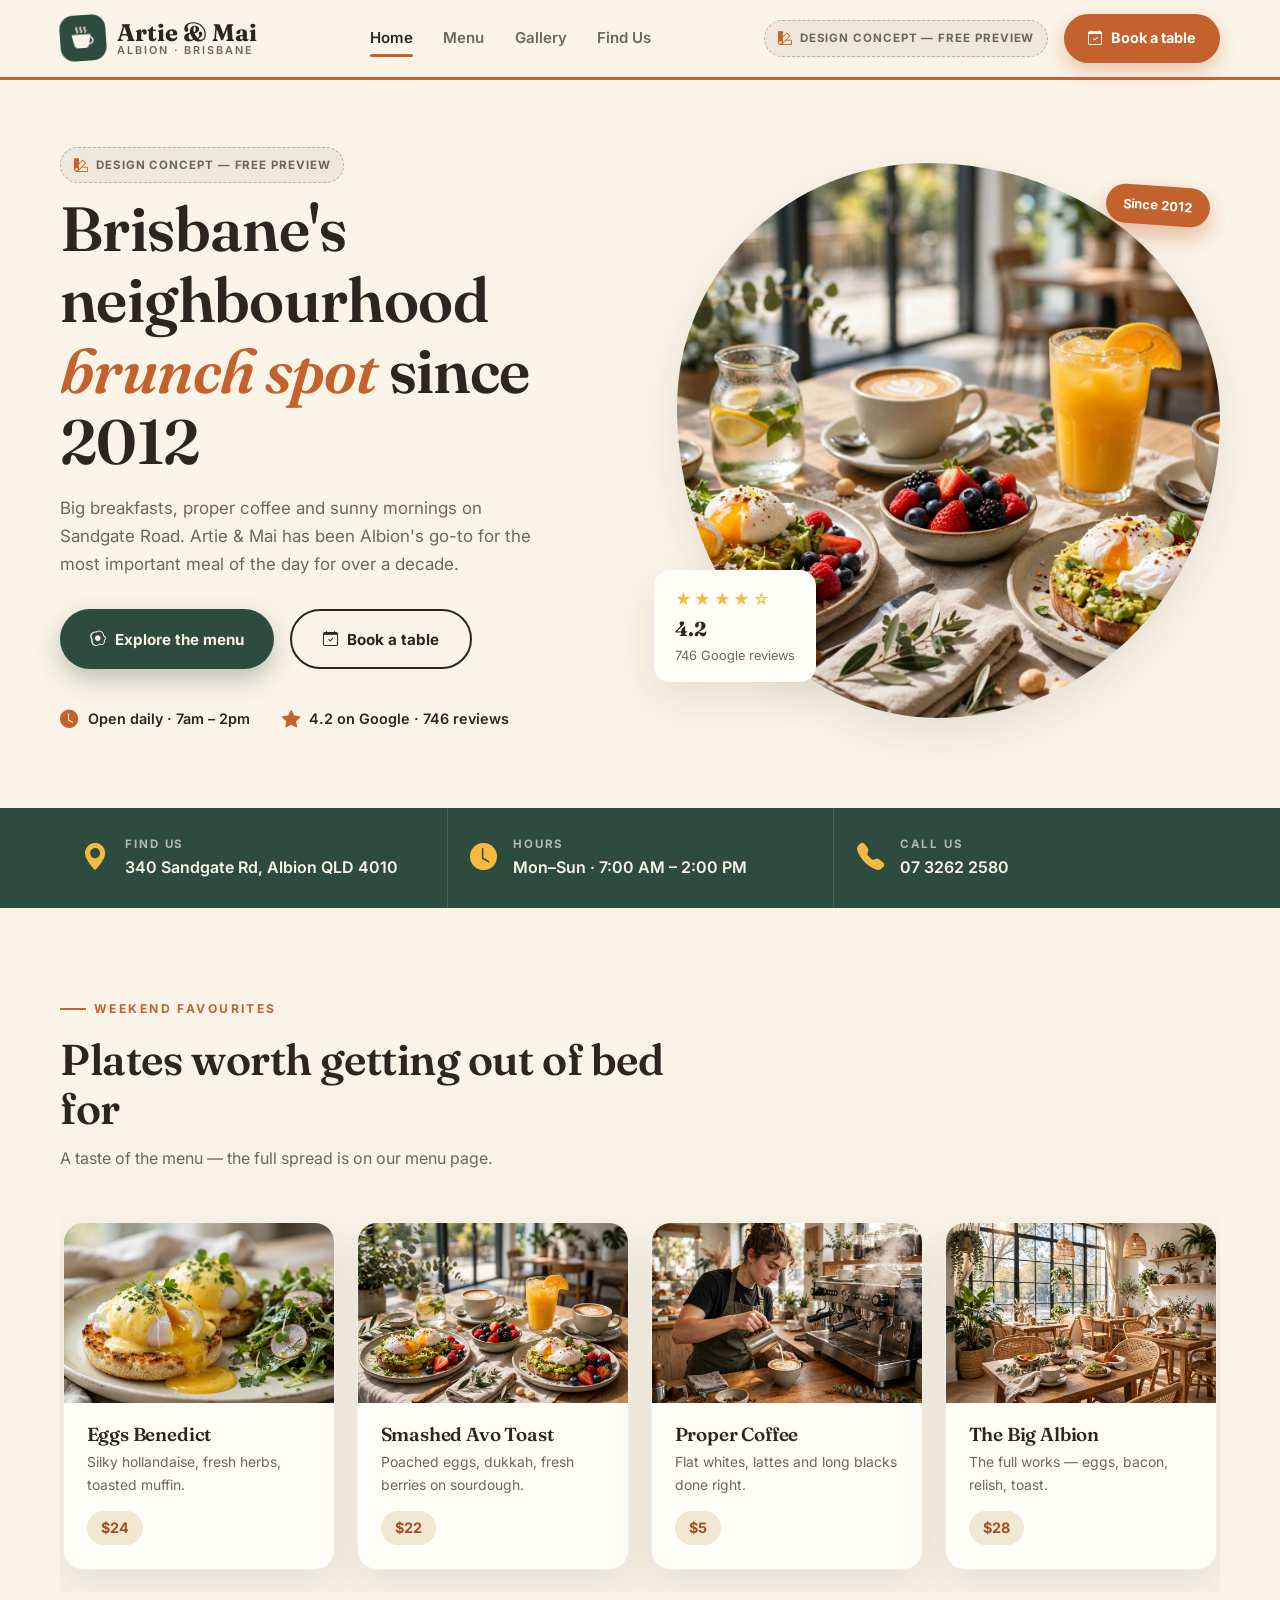
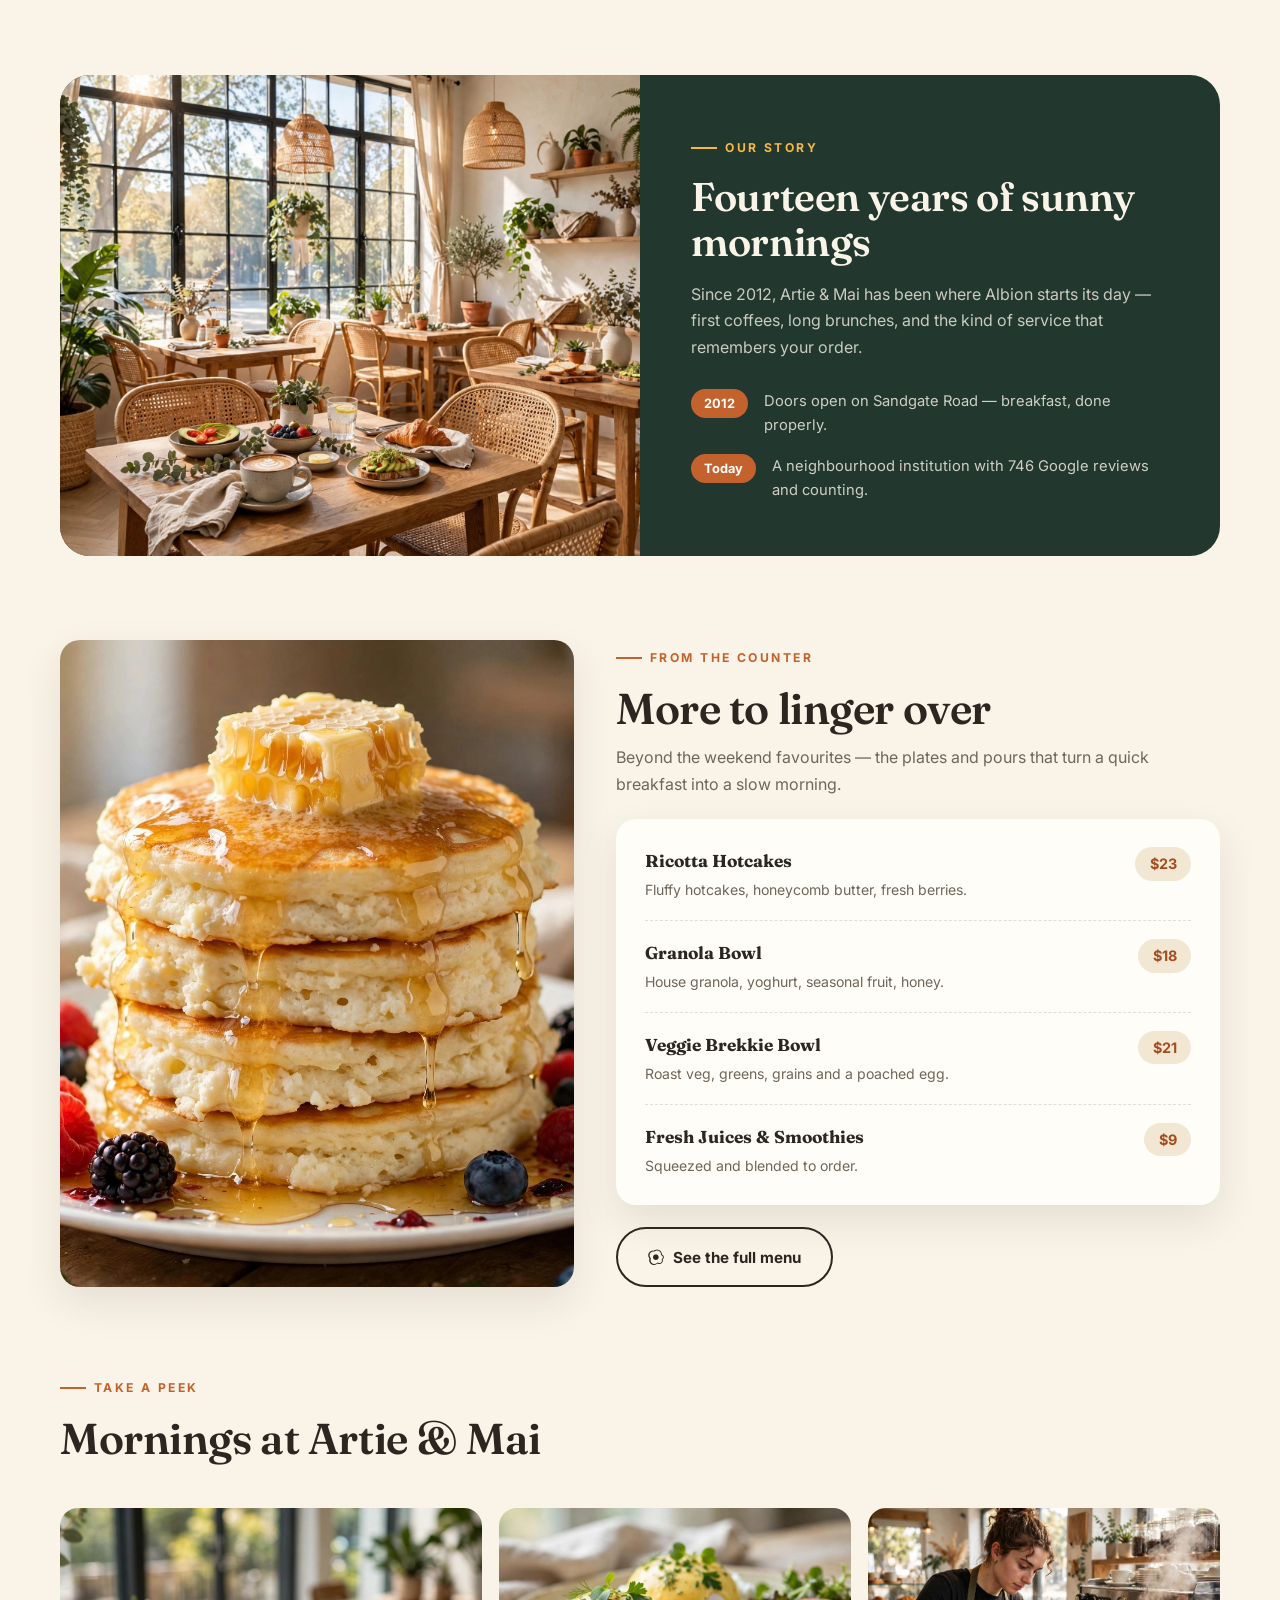
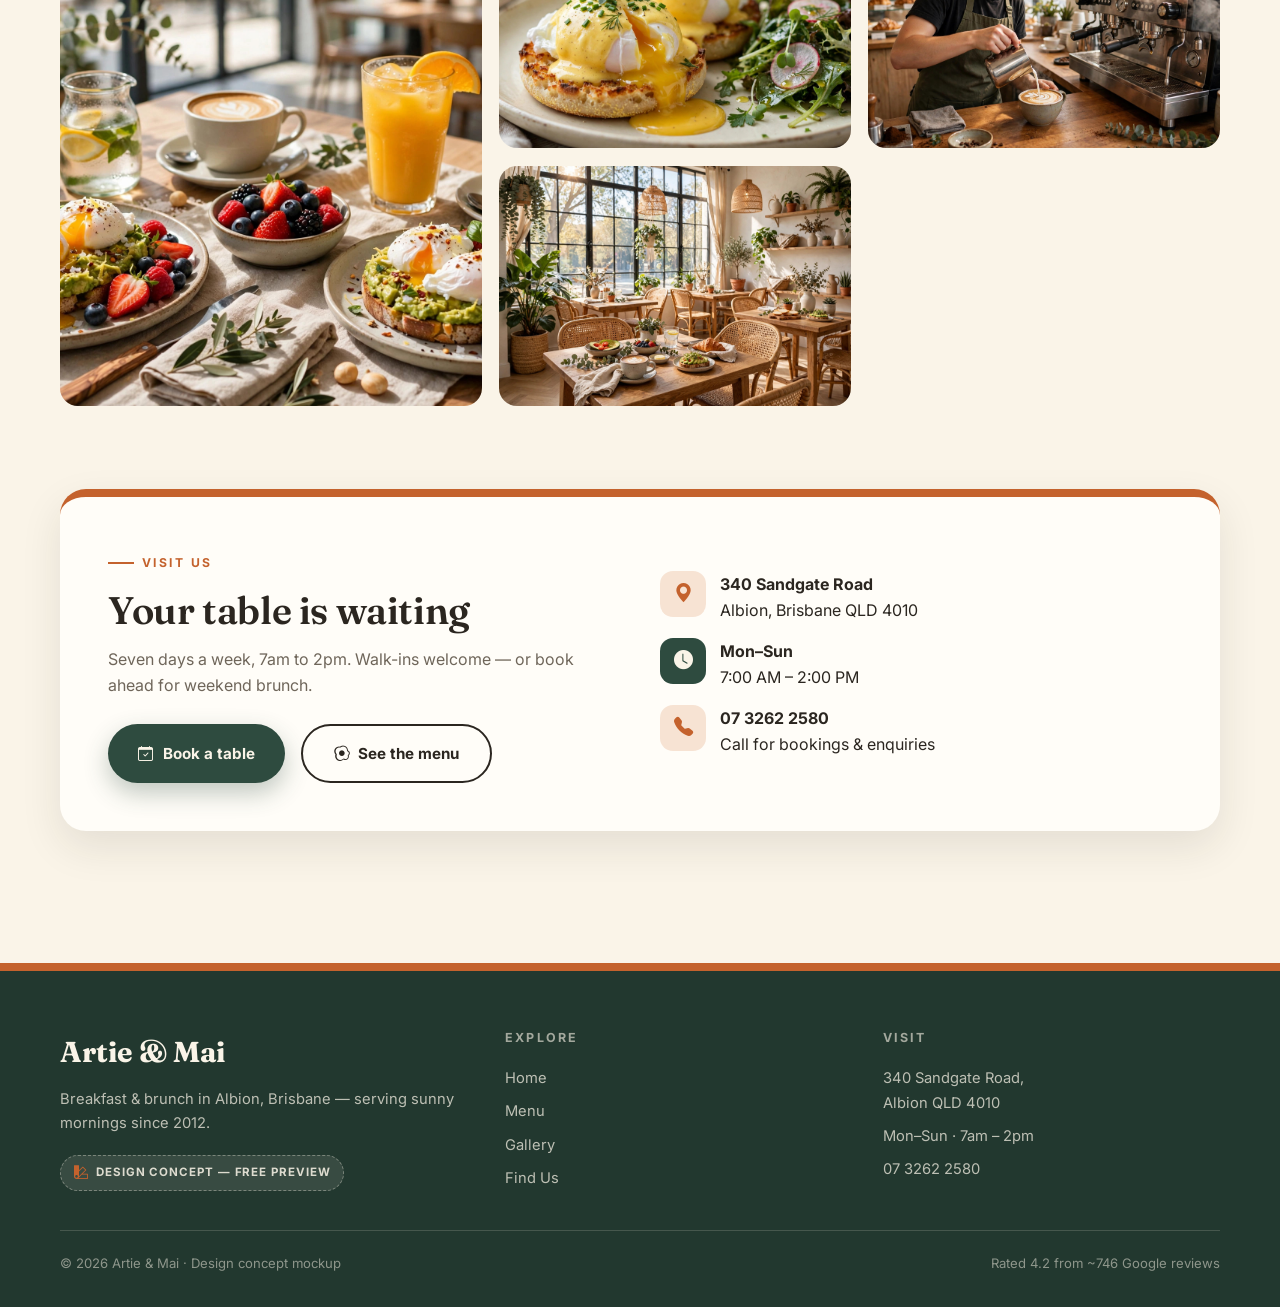
<file: index.html>
<!DOCTYPE html>
<html lang="en">
<head>
<meta charset="UTF-8">
<meta name="viewport" content="width=device-width, initial-scale=1.0">
<title>Artie &amp; Mai — Breakfast &amp; Brunch, Albion Brisbane</title>
<meta name="description" content="Artie & Mai, 340 Sandgate Road, Albion Brisbane — breakfast and brunch since 2012. Open daily 7am–2pm.">
<link rel="preconnect" href="https://fonts.googleapis.com">
<link rel="preconnect" href="https://fonts.gstatic.com" crossorigin>
<link href="https://fonts.googleapis.com/css2?family=Fraunces:ital,opsz,wght@0,9..144,400;0,9..144,600;0,9..144,700;1,9..144,600&family=Inter:wght@400;500;600;700&display=swap" rel="stylesheet">
<link rel="stylesheet" href="https://cdn.jsdelivr.net/npm/bootstrap-icons@1.11.3/font/bootstrap-icons.min.css">
<link rel="stylesheet" href="styles.css">
</head>
<body>

<header class="am-header" id="amHeader">
  <div class="wrap am-header-inner">
    <a class="am-brand" href="index.html" aria-label="Artie and Mai home">
      <span class="am-brand-mark"><i class="bi bi-cup-hot-fill"></i></span>
      <span class="am-brand-name">Artie &amp; Mai<small>Albion · Brisbane</small></span>
    </a>
    <nav class="am-nav" aria-label="Primary">
      <a href="index.html" class="active">Home</a>
      <a href="services.html">Menu</a>
      <a href="gallery.html">Gallery</a>
      <a href="contact.html">Find Us</a>
    </nav>
    <div style="display:flex;align-items:center;gap:1rem">
      <span class="concept-badge am-header-badge"><i class="bi bi-palette2"></i>Design concept — free preview</span>
      <a class="am-cta am-header-cta" href="contact.html"><i class="bi bi-calendar-check"></i>Book a table</a>
      <button class="am-menu-toggle" id="amMenuToggle" aria-label="Open menu" aria-expanded="false"><i class="bi bi-list"></i></button>
    </div>
    <nav class="am-mobile-nav" id="amMobileNav" aria-label="Mobile">
      <a href="index.html" class="active">Home</a>
      <a href="services.html">Menu</a>
      <a href="gallery.html">Gallery</a>
      <a href="contact.html">Find Us</a>
    </nav>
  </div>
</header>

<main>
  <!-- HERO: split layout -->
  <section class="am-hero">
    <div class="wrap am-hero-grid">
      <div class="am-hero-copy">
        <span class="concept-badge"><i class="bi bi-palette2"></i>Design concept — free preview</span>
        <h1>Brisbane's neighbourhood <em>brunch spot</em> since 2012</h1>
        <p>Big breakfasts, proper coffee and sunny mornings on Sandgate Road. Artie &amp; Mai has been Albion's go-to for the most important meal of the day for over a decade.</p>
        <div class="am-hero-actions">
          <a class="am-btn am-btn-solid" href="services.html"><i class="bi bi-egg-fried"></i>Explore the menu</a>
          <a class="am-btn am-btn-ghost" href="contact.html"><i class="bi bi-calendar-check"></i>Book a table</a>
        </div>
        <div class="am-hero-facts">
          <div><i class="bi bi-clock-fill"></i>Open daily · 7am – 2pm</div>
          <div><i class="bi bi-star-fill"></i>4.2 on Google · 746 reviews</div>
        </div>
      </div>
      <div class="am-hero-visual">
        <div class="am-blob">
          <img src="images/am-hero.jpg" alt="Brunch table spread with breakfast plates, coffee and juice">
        </div>
        <span class="am-float-chip">Since 2012</span>
        <div class="am-float-card">
          <div>
            <div class="stars" aria-label="4.2 out of 5 stars">★★★★☆</div>
            <b>4.2</b>
            <span>746 Google reviews</span>
          </div>
        </div>
      </div>
    </div>
  </section>

  <!-- QUICK FACTS BAR -->
  <section class="am-facts">
    <div class="wrap am-facts-grid">
      <div class="am-fact">
        <i class="bi bi-geo-alt-fill"></i>
        <div><b>Find us</b><span>340 Sandgate Rd, Albion QLD 4010</span></div>
      </div>
      <div class="am-fact">
        <i class="bi bi-clock-fill"></i>
        <div><b>Hours</b><span>Mon–Sun · 7:00 AM – 2:00 PM</span></div>
      </div>
      <div class="am-fact">
        <i class="bi bi-telephone-fill"></i>
        <div><b>Call us</b><span><a href="tel:+61732622580">07 3262 2580</a></span></div>
      </div>
    </div>
  </section>

  <!-- MENU HIGHLIGHTS: horizontal cards -->
  <section class="am-section">
    <div class="wrap">
      <div class="am-section-head">
        <span class="kicker">Weekend favourites</span>
        <h2>Plates worth getting out of bed for</h2>
        <p>A taste of the menu — the full spread is on our menu page.</p>
      </div>
    </div>
    <div class="wrap">
      <div class="am-menu-scroll">
        <article class="am-dish">
          <img src="images/am-eggs.jpg" alt="Eggs benedict with hollandaise">
          <div class="am-dish-body">
            <h3>Eggs Benedict</h3>
            <p>Silky hollandaise, fresh herbs, toasted muffin.</p>
            <span class="am-price">$24</span>
          </div>
        </article>
        <article class="am-dish">
          <img src="images/am-hero.jpg" alt="Brunch spread with avocado toast and coffees">
          <div class="am-dish-body">
            <h3>Smashed Avo Toast</h3>
            <p>Poached eggs, dukkah, fresh berries on sourdough.</p>
            <span class="am-price">$22</span>
          </div>
        </article>
        <article class="am-dish">
          <img src="images/am-coffee.jpg" alt="Barista pouring latte art">
          <div class="am-dish-body">
            <h3>Proper Coffee</h3>
            <p>Flat whites, lattes and long blacks done right.</p>
            <span class="am-price">$5</span>
          </div>
        </article>
        <article class="am-dish">
          <img src="images/am-interior.jpg" alt="Sunny cafe interior">
          <div class="am-dish-body">
            <h3>The Big Albion</h3>
            <p>The full works — eggs, bacon, relish, toast.</p>
            <span class="am-price">$28</span>
          </div>
        </article>
      </div>
    </div>
  </section>

  <!-- STORY BAND -->
  <section class="am-section" style="padding-top:0">
    <div class="wrap">
      <div class="am-story">
        <div class="am-story-grid">
          <img src="images/am-interior.jpg" alt="Bright sunny interior of Artie and Mai cafe">
          <div class="am-story-body">
            <span class="kicker">Our story</span>
            <h2>Fourteen years of sunny mornings</h2>
            <p>Since 2012, Artie &amp; Mai has been where Albion starts its day — first coffees, long brunches, and the kind of service that remembers your order.</p>
            <div class="am-timeline">
              <div><b>2012</b><span>Doors open on Sandgate Road — breakfast, done properly.</span></div>
              <div><b>Today</b><span>A neighbourhood institution with 746 Google reviews and counting.</span></div>
            </div>
          </div>
        </div>
      </div>
    </div>
  </section>


  <!-- FROM THE COUNTER: split list composition (replaces the duplicate second menu scroll) -->
  <section class="am-section" style="padding-top:0">
    <div class="wrap">
      <div class="am-counter">
        <img src="images/menu-hotcakes.jpg" alt="Ricotta hotcakes with berries">
        <div>
          <div class="am-section-head" style="margin-bottom:1.4rem">
            <span class="kicker">From the counter</span>
            <h2>More to linger over</h2>
            <p>Beyond the weekend favourites — the plates and pours that turn a quick breakfast into a slow morning.</p>
          </div>
          <div class="am-menu-list">
            <div class="am-menu-item">
              <div><h4>Ricotta Hotcakes</h4><p>Fluffy hotcakes, honeycomb butter, fresh berries.</p></div>
              <span class="am-price">$23</span>
            </div>
            <div class="am-menu-item">
              <div><h4>Granola Bowl</h4><p>House granola, yoghurt, seasonal fruit, honey.</p></div>
              <span class="am-price">$18</span>
            </div>
            <div class="am-menu-item">
              <div><h4>Veggie Brekkie Bowl</h4><p>Roast veg, greens, grains and a poached egg.</p></div>
              <span class="am-price">$21</span>
            </div>
            <div class="am-menu-item">
              <div><h4>Fresh Juices &amp; Smoothies</h4><p>Squeezed and blended to order.</p></div>
              <span class="am-price">$9</span>
            </div>
          </div>
          <div style="margin-top:1.4rem">
            <a class="am-btn am-btn-ghost" href="services.html"><i class="bi bi-egg-fried"></i>See the full menu</a>
          </div>
        </div>
      </div>
    </div>
  </section>

  <!-- GALLERY TEASER: offset mosaic -->
  <section class="am-section" style="padding-top:0">
    <div class="wrap">
      <div class="am-section-head">
        <span class="kicker">Take a peek</span>
        <h2>Mornings at Artie &amp; Mai</h2>
      </div>
      <div class="am-mosaic">
        <a href="gallery.html"><img src="images/am-hero.jpg" alt="Brunch table spread"></a>
        <a href="gallery.html"><img src="images/am-eggs.jpg" alt="Eggs benedict"></a>
        <a href="gallery.html"><img src="images/am-coffee.jpg" alt="Coffee bar"></a>
        <a href="gallery.html"><img src="images/am-interior.jpg" alt="Sunny cafe interior"></a>
      </div>
    </div>
  </section>


  <!-- VISIT CTA -->
  <section class="am-section" style="padding-top:0">
    <div class="wrap">
      <div class="am-visit">
        <div>
          <span class="kicker">Visit us</span>
          <h2>Your table is waiting</h2>
          <p>Seven days a week, 7am to 2pm. Walk-ins welcome — or book ahead for weekend brunch.</p>
          <div style="display:flex;gap:1rem;flex-wrap:wrap;margin-top:1.6rem">
            <a class="am-btn am-btn-solid" href="contact.html"><i class="bi bi-calendar-check"></i>Book a table</a>
            <a class="am-btn am-btn-ghost" href="services.html"><i class="bi bi-egg-fried"></i>See the menu</a>
          </div>
        </div>
        <div>
          <div class="am-info-row">
            <span class="am-icon-tile"><i class="bi bi-geo-alt-fill"></i></span>
            <div><b>340 Sandgate Road</b><br>Albion, Brisbane QLD 4010</div>
          </div>
          <div class="am-info-row">
            <span class="am-icon-tile green"><i class="bi bi-clock-fill"></i></span>
            <div><b>Mon–Sun</b><br>7:00 AM – 2:00 PM</div>
          </div>
          <div class="am-info-row">
            <span class="am-icon-tile"><i class="bi bi-telephone-fill"></i></span>
            <div><b><a href="tel:+61732622580">07 3262 2580</a></b><br>Call for bookings &amp; enquiries</div>
          </div>
        </div>
      </div>
    </div>
  </section>
</main>

<footer class="am-footer">
  <div class="wrap">
    <div class="am-footer-grid">
      <div>
        <div class="am-footer-brand">Artie &amp; Mai</div>
        <p>Breakfast &amp; brunch in Albion, Brisbane — serving sunny mornings since 2012.</p>
        <div style="margin-top:1.2rem"><span class="concept-badge"><i class="bi bi-palette2"></i>Design concept — free preview</span></div>
      </div>
      <div>
        <h4>Explore</h4>
        <ul>
          <li><a href="index.html">Home</a></li>
          <li><a href="services.html">Menu</a></li>
          <li><a href="gallery.html">Gallery</a></li>
          <li><a href="contact.html">Find Us</a></li>
        </ul>
      </div>
      <div>
        <h4>Visit</h4>
        <ul>
          <li>340 Sandgate Road,<br>Albion QLD 4010</li>
          <li>Mon–Sun · 7am – 2pm</li>
          <li><a href="tel:+61732622580">07 3262 2580</a></li>
        </ul>
      </div>
    </div>
    <div class="am-footer-bottom">
      <span>© 2026 Artie &amp; Mai · Design concept mockup</span>
      <span>Rated 4.2 from ~746 Google reviews</span>
    </div>
  </div>
</footer>

<script src="menu.js"></script>
</body>
</html>
</file>
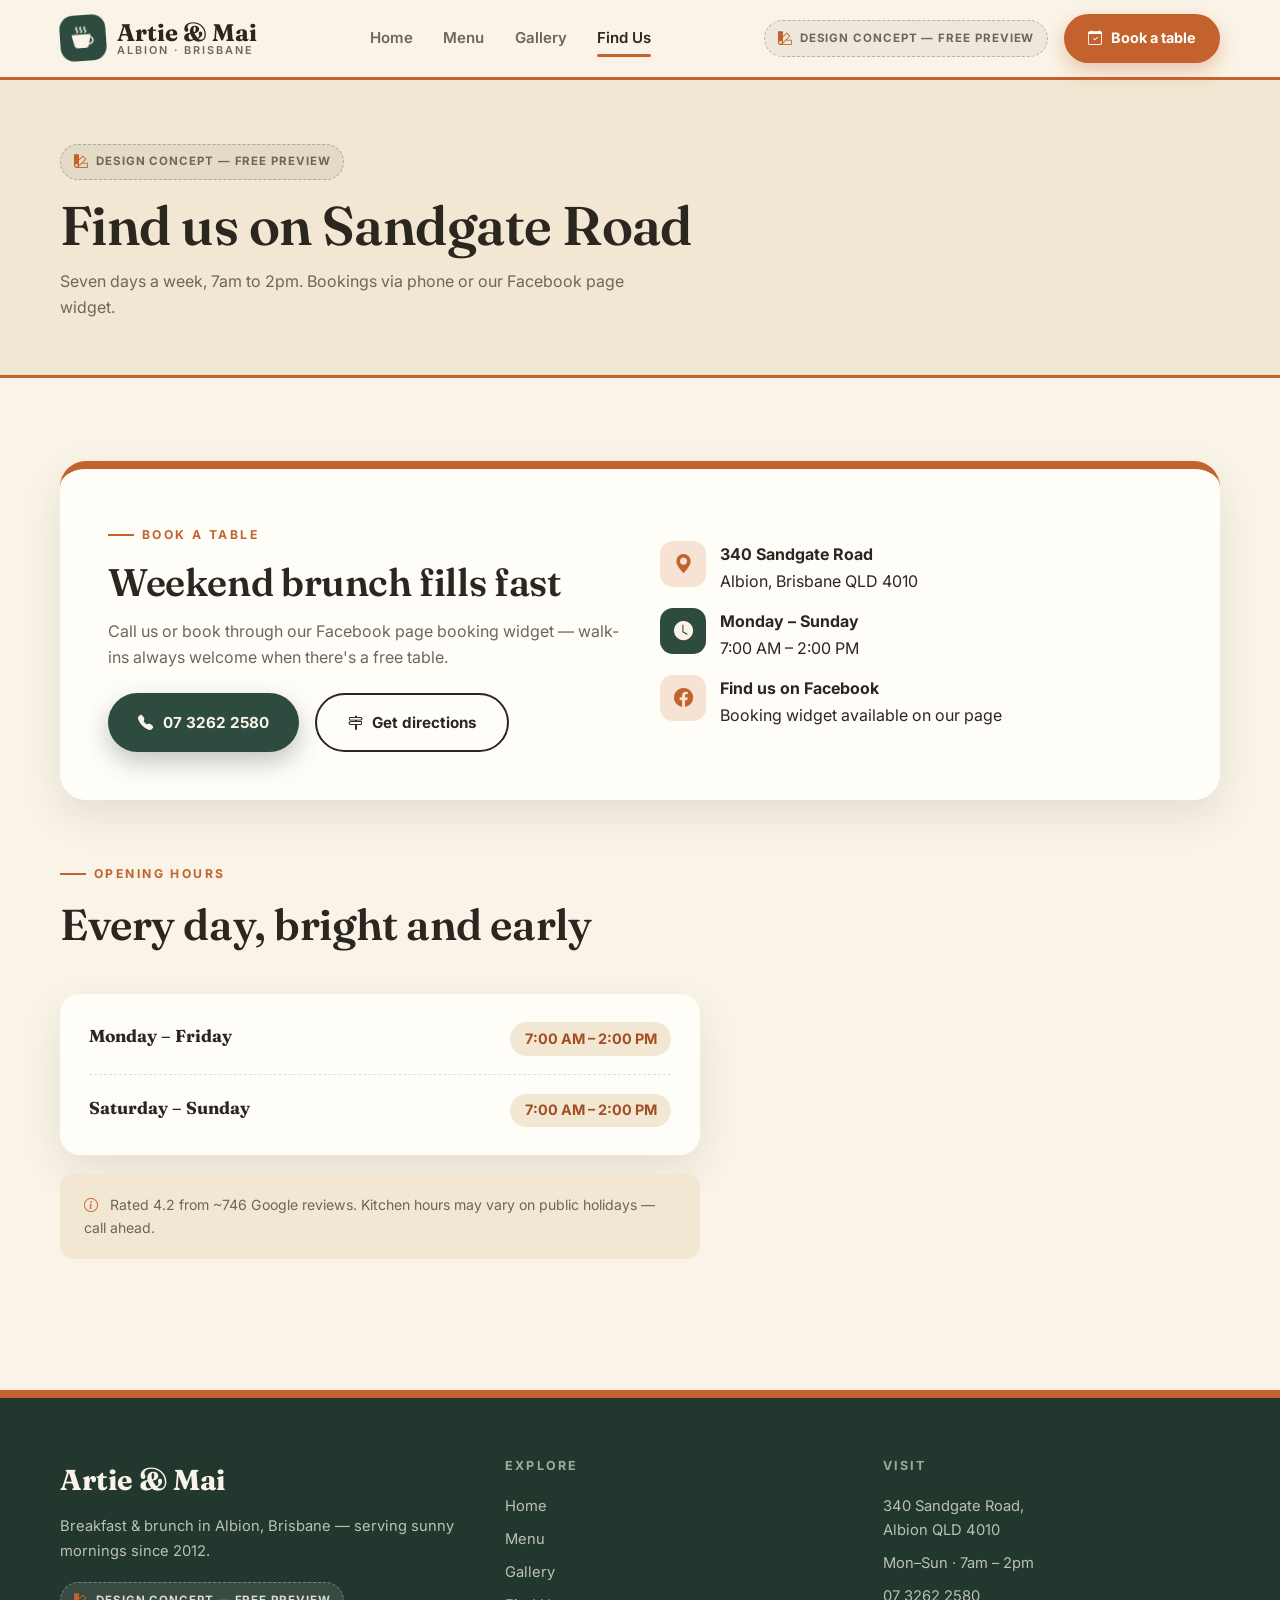
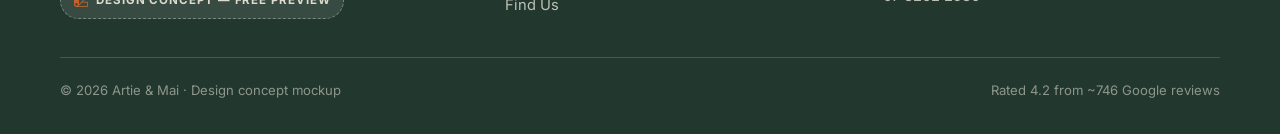
<file: contact.html>
<!DOCTYPE html>
<html lang="en">
<head>
<meta charset="UTF-8">
<meta name="viewport" content="width=device-width, initial-scale=1.0">
<title>Find Us — Artie &amp; Mai, Albion Brisbane</title>
<meta name="description" content="Find Artie & Mai: 340 Sandgate Road, Albion Brisbane QLD 4010. Open daily 7am–2pm. Call 07 3262 2580.">
<link rel="preconnect" href="https://fonts.googleapis.com">
<link rel="preconnect" href="https://fonts.gstatic.com" crossorigin>
<link href="https://fonts.googleapis.com/css2?family=Fraunces:ital,opsz,wght@0,9..144,400;0,9..144,600;0,9..144,700;1,9..144,600&family=Inter:wght@400;500;600;700&display=swap" rel="stylesheet">
<link rel="stylesheet" href="https://cdn.jsdelivr.net/npm/bootstrap-icons@1.11.3/font/bootstrap-icons.min.css">
<link rel="stylesheet" href="styles.css">
</head>
<body>

<header class="am-header" id="amHeader">
  <div class="wrap am-header-inner">
    <a class="am-brand" href="index.html" aria-label="Artie and Mai home">
      <span class="am-brand-mark"><i class="bi bi-cup-hot-fill"></i></span>
      <span class="am-brand-name">Artie &amp; Mai<small>Albion · Brisbane</small></span>
    </a>
    <nav class="am-nav" aria-label="Primary">
      <a href="index.html">Home</a>
      <a href="services.html">Menu</a>
      <a href="gallery.html">Gallery</a>
      <a href="contact.html" class="active">Find Us</a>
    </nav>
    <div style="display:flex;align-items:center;gap:1rem">
      <span class="concept-badge am-header-badge"><i class="bi bi-palette2"></i>Design concept — free preview</span>
      <a class="am-cta am-header-cta" href="contact.html"><i class="bi bi-calendar-check"></i>Book a table</a>
      <button class="am-menu-toggle" id="amMenuToggle" aria-label="Open menu" aria-expanded="false"><i class="bi bi-list"></i></button>
    </div>
    <nav class="am-mobile-nav" id="amMobileNav" aria-label="Mobile">
      <a href="index.html">Home</a>
      <a href="services.html">Menu</a>
      <a href="gallery.html">Gallery</a>
      <a href="contact.html" class="active">Find Us</a>
    </nav>
  </div>
</header>

<main>
  <section class="am-page-hero">
    <div class="wrap">
      <span class="concept-badge"><i class="bi bi-palette2"></i>Design concept — free preview</span>
      <h1>Find us on Sandgate Road</h1>
      <p>Seven days a week, 7am to 2pm. Bookings via phone or our Facebook page widget.</p>
    </div>
  </section>

  <section class="am-section">
    <div class="wrap">
      <div class="am-visit" style="margin-bottom:1.8rem">
        <div>
          <span class="kicker">Book a table</span>
          <h2>Weekend brunch fills fast</h2>
          <p>Call us or book through our Facebook page booking widget — walk-ins always welcome when there's a free table.</p>
          <div style="display:flex;gap:1rem;flex-wrap:wrap;margin-top:1.4rem">
            <a class="am-btn am-btn-solid" href="tel:+61732622580"><i class="bi bi-telephone-fill"></i>07 3262 2580</a>
            <a class="am-btn am-btn-ghost" href="https://www.google.com/maps/search/?api=1&query=Artie+%26+Mai+340+Sandgate+Road+Albion+Brisbane+QLD+4010" target="_blank" rel="noopener"><i class="bi bi-signpost-2"></i>Get directions</a>
          </div>
        </div>
        <div>
          <div class="am-info-row">
            <span class="am-icon-tile"><i class="bi bi-geo-alt-fill"></i></span>
            <div><b>340 Sandgate Road</b><br>Albion, Brisbane QLD 4010</div>
          </div>
          <div class="am-info-row">
            <span class="am-icon-tile green"><i class="bi bi-clock-fill"></i></span>
            <div><b>Monday – Sunday</b><br>7:00 AM – 2:00 PM</div>
          </div>
          <div class="am-info-row">
            <span class="am-icon-tile"><i class="bi bi-facebook"></i></span>
            <div><b>Find us on Facebook</b><br>Booking widget available on our page</div>
          </div>
        </div>
      </div>

      <div class="am-section-head" style="margin-top:3.5rem">
        <span class="kicker">Opening hours</span>
        <h2>Every day, bright and early</h2>
      </div>
      <div class="am-menu-list" style="max-width:640px">
        <div class="am-menu-item"><div><h4>Monday – Friday</h4></div><span class="am-price">7:00 AM – 2:00 PM</span></div>
        <div class="am-menu-item"><div><h4>Saturday – Sunday</h4></div><span class="am-price">7:00 AM – 2:00 PM</span></div>
      </div>
      <div class="am-sample-note" style="max-width:640px">
        <i class="bi bi-info-circle"></i>
        Rated 4.2 from ~746 Google reviews. Kitchen hours may vary on public holidays — call ahead.
      </div>
    </div>
  </section>
</main>

<footer class="am-footer">
  <div class="wrap">
    <div class="am-footer-grid">
      <div>
        <div class="am-footer-brand">Artie &amp; Mai</div>
        <p>Breakfast &amp; brunch in Albion, Brisbane — serving sunny mornings since 2012.</p>
        <div style="margin-top:1.2rem"><span class="concept-badge"><i class="bi bi-palette2"></i>Design concept — free preview</span></div>
      </div>
      <div>
        <h4>Explore</h4>
        <ul>
          <li><a href="index.html">Home</a></li>
          <li><a href="services.html">Menu</a></li>
          <li><a href="gallery.html">Gallery</a></li>
          <li><a href="contact.html">Find Us</a></li>
        </ul>
      </div>
      <div>
        <h4>Visit</h4>
        <ul>
          <li>340 Sandgate Road,<br>Albion QLD 4010</li>
          <li>Mon–Sun · 7am – 2pm</li>
          <li><a href="tel:+61732622580">07 3262 2580</a></li>
        </ul>
      </div>
    </div>
    <div class="am-footer-bottom">
      <span>© 2026 Artie &amp; Mai · Design concept mockup</span>
      <span>Rated 4.2 from ~746 Google reviews</span>
    </div>
  </div>
</footer>

<script src="menu.js"></script>
</body>
</html>
</file>
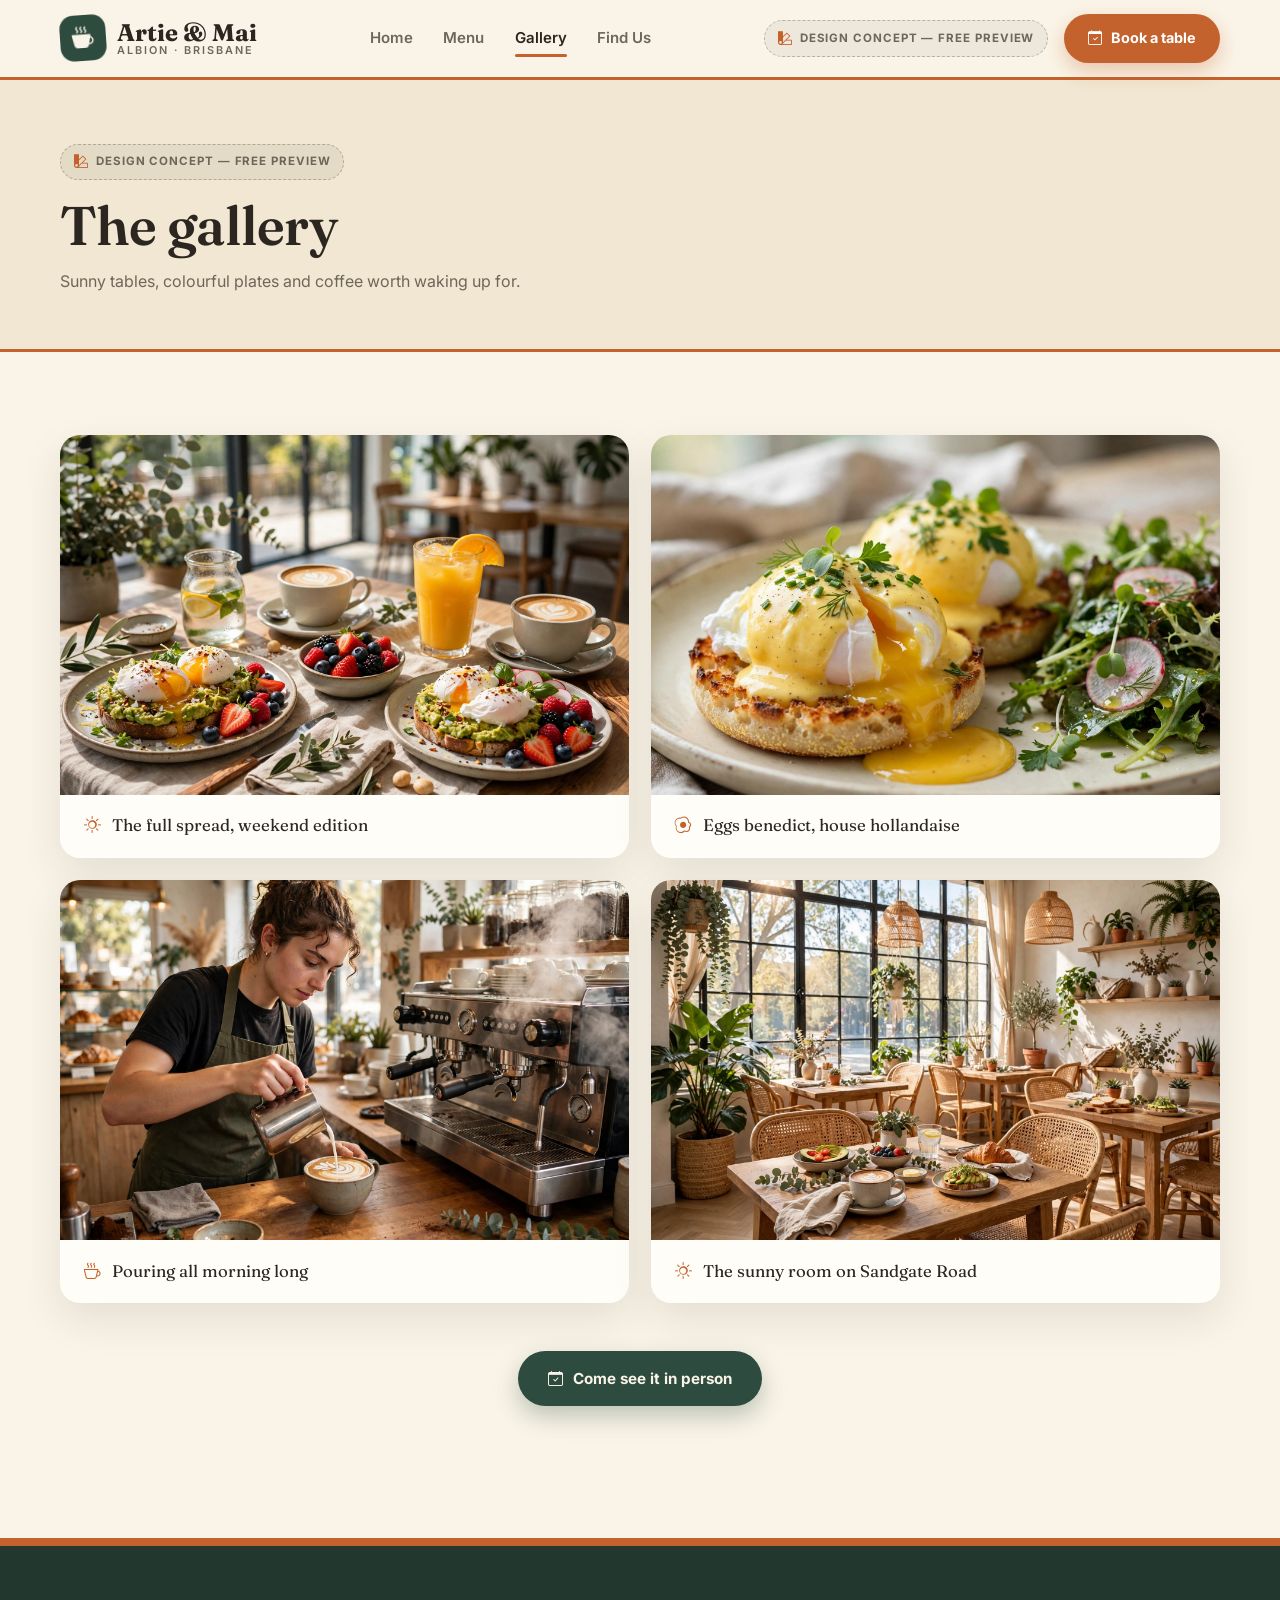
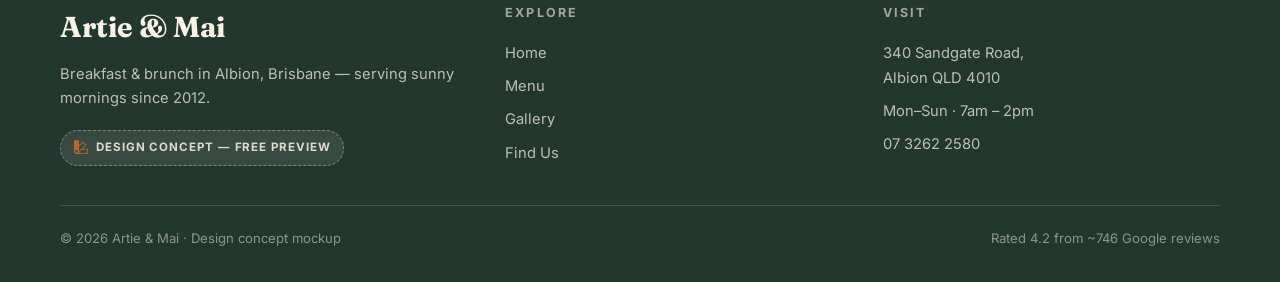
<file: gallery.html>
<!DOCTYPE html>
<html lang="en">
<head>
<meta charset="UTF-8">
<meta name="viewport" content="width=device-width, initial-scale=1.0">
<title>Gallery — Artie &amp; Mai, Albion Brisbane</title>
<meta name="description" content="A look inside Artie & Mai, Albion Brisbane: brunch plates, coffee and sunny mornings.">
<link rel="preconnect" href="https://fonts.googleapis.com">
<link rel="preconnect" href="https://fonts.gstatic.com" crossorigin>
<link href="https://fonts.googleapis.com/css2?family=Fraunces:ital,opsz,wght@0,9..144,400;0,9..144,600;0,9..144,700;1,9..144,600&family=Inter:wght@400;500;600;700&display=swap" rel="stylesheet">
<link rel="stylesheet" href="https://cdn.jsdelivr.net/npm/bootstrap-icons@1.11.3/font/bootstrap-icons.min.css">
<link rel="stylesheet" href="styles.css">
</head>
<body>

<header class="am-header" id="amHeader">
  <div class="wrap am-header-inner">
    <a class="am-brand" href="index.html" aria-label="Artie and Mai home">
      <span class="am-brand-mark"><i class="bi bi-cup-hot-fill"></i></span>
      <span class="am-brand-name">Artie &amp; Mai<small>Albion · Brisbane</small></span>
    </a>
    <nav class="am-nav" aria-label="Primary">
      <a href="index.html">Home</a>
      <a href="services.html">Menu</a>
      <a href="gallery.html" class="active">Gallery</a>
      <a href="contact.html">Find Us</a>
    </nav>
    <div style="display:flex;align-items:center;gap:1rem">
      <span class="concept-badge am-header-badge"><i class="bi bi-palette2"></i>Design concept — free preview</span>
      <a class="am-cta am-header-cta" href="contact.html"><i class="bi bi-calendar-check"></i>Book a table</a>
      <button class="am-menu-toggle" id="amMenuToggle" aria-label="Open menu" aria-expanded="false"><i class="bi bi-list"></i></button>
    </div>
    <nav class="am-mobile-nav" id="amMobileNav" aria-label="Mobile">
      <a href="index.html">Home</a>
      <a href="services.html">Menu</a>
      <a href="gallery.html" class="active">Gallery</a>
      <a href="contact.html">Find Us</a>
    </nav>
  </div>
</header>

<main>
  <section class="am-page-hero">
    <div class="wrap">
      <span class="concept-badge"><i class="bi bi-palette2"></i>Design concept — free preview</span>
      <h1>The gallery</h1>
      <p>Sunny tables, colourful plates and coffee worth waking up for.</p>
    </div>
  </section>

  <section class="am-section">
    <div class="wrap">
      <div class="am-gallery-grid">
        <figure>
          <img src="images/am-hero.jpg" alt="Brunch table spread with breakfast plates and coffees">
          <figcaption><i class="bi bi-sun"></i>The full spread, weekend edition</figcaption>
        </figure>
        <figure>
          <img src="images/am-eggs.jpg" alt="Eggs benedict with hollandaise sauce">
          <figcaption><i class="bi bi-egg-fried"></i>Eggs benedict, house hollandaise</figcaption>
        </figure>
        <figure>
          <img src="images/am-coffee.jpg" alt="Barista pouring latte art at the coffee bar">
          <figcaption><i class="bi bi-cup-hot"></i>Pouring all morning long</figcaption>
        </figure>
        <figure>
          <img src="images/am-interior.jpg" alt="Bright sunny cafe interior with wooden tables">
          <figcaption><i class="bi bi-brightness-high"></i>The sunny room on Sandgate Road</figcaption>
        </figure>
      </div>
      <div style="text-align:center;margin-top:3rem">
        <a class="am-btn am-btn-solid" href="contact.html"><i class="bi bi-calendar-check"></i>Come see it in person</a>
      </div>
    </div>
  </section>
</main>

<footer class="am-footer">
  <div class="wrap">
    <div class="am-footer-grid">
      <div>
        <div class="am-footer-brand">Artie &amp; Mai</div>
        <p>Breakfast &amp; brunch in Albion, Brisbane — serving sunny mornings since 2012.</p>
        <div style="margin-top:1.2rem"><span class="concept-badge"><i class="bi bi-palette2"></i>Design concept — free preview</span></div>
      </div>
      <div>
        <h4>Explore</h4>
        <ul>
          <li><a href="index.html">Home</a></li>
          <li><a href="services.html">Menu</a></li>
          <li><a href="gallery.html">Gallery</a></li>
          <li><a href="contact.html">Find Us</a></li>
        </ul>
      </div>
      <div>
        <h4>Visit</h4>
        <ul>
          <li>340 Sandgate Road,<br>Albion QLD 4010</li>
          <li>Mon–Sun · 7am – 2pm</li>
          <li><a href="tel:+61732622580">07 3262 2580</a></li>
        </ul>
      </div>
    </div>
    <div class="am-footer-bottom">
      <span>© 2026 Artie &amp; Mai · Design concept mockup</span>
      <span>Rated 4.2 from ~746 Google reviews</span>
    </div>
  </div>
</footer>

<script src="menu.js"></script>
</body>
</html>
</file>
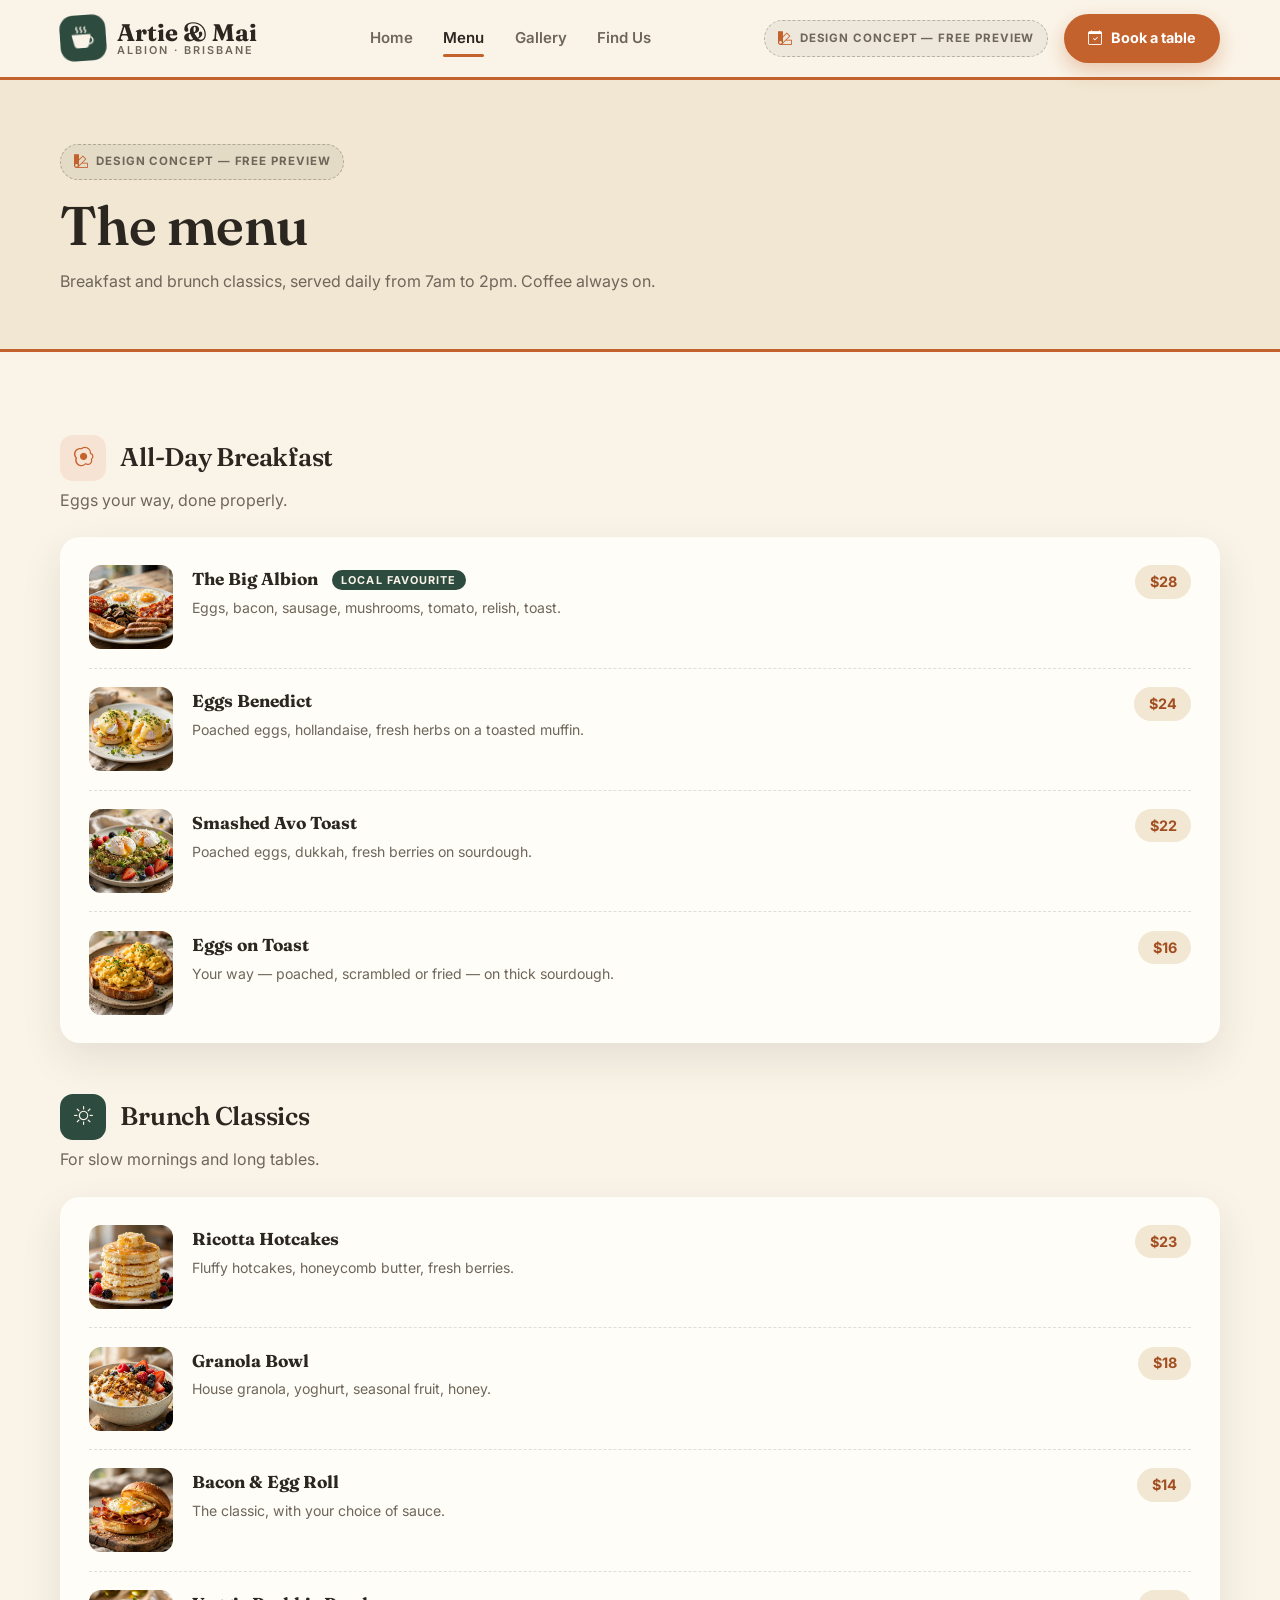
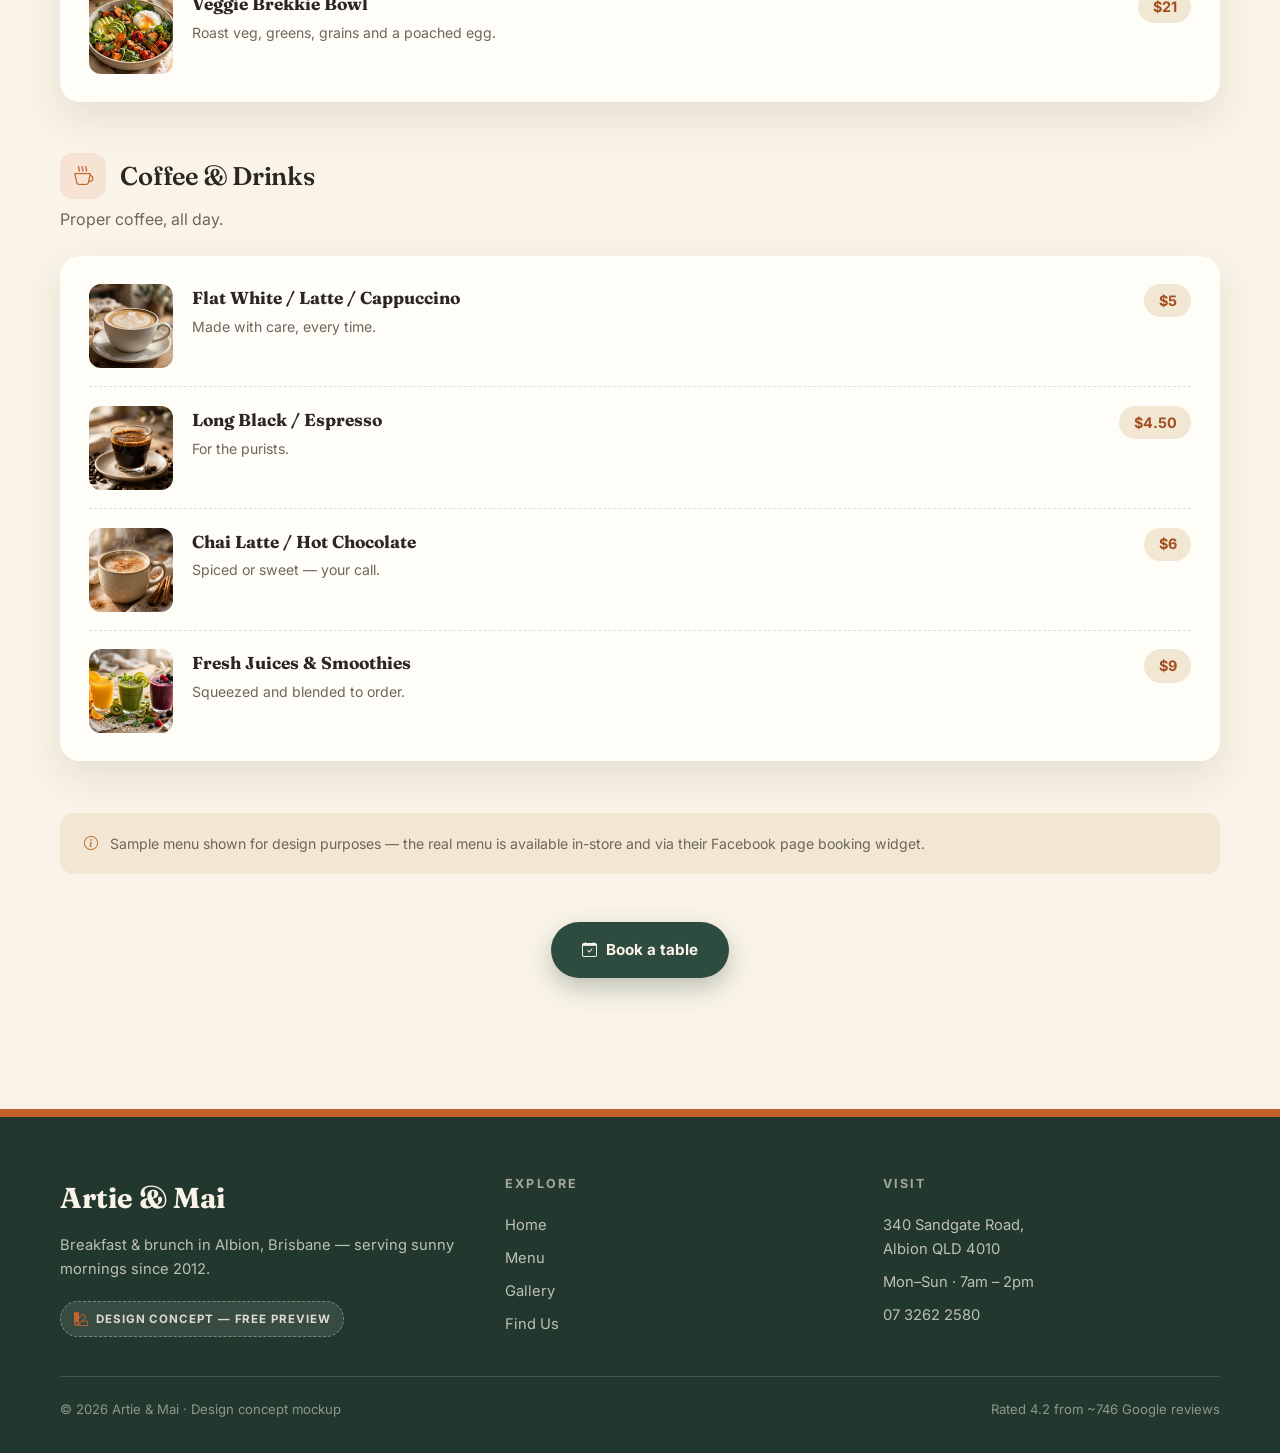
<file: services.html>
<!DOCTYPE html>
<html lang="en">
<head>
<meta charset="UTF-8">
<meta name="viewport" content="width=device-width, initial-scale=1.0">
<title>Menu — Artie &amp; Mai, Albion Brisbane</title>
<meta name="description" content="Sample breakfast and brunch menu at Artie & Mai, 340 Sandgate Road, Albion Brisbane.">
<link rel="preconnect" href="https://fonts.googleapis.com">
<link rel="preconnect" href="https://fonts.gstatic.com" crossorigin>
<link href="https://fonts.googleapis.com/css2?family=Fraunces:ital,opsz,wght@0,9..144,400;0,9..144,600;0,9..144,700;1,9..144,600&family=Inter:wght@400;500;600;700&display=swap" rel="stylesheet">
<link rel="stylesheet" href="https://cdn.jsdelivr.net/npm/bootstrap-icons@1.11.3/font/bootstrap-icons.min.css">
<link rel="stylesheet" href="styles.css">
</head>
<body>

<header class="am-header" id="amHeader">
  <div class="wrap am-header-inner">
    <a class="am-brand" href="index.html" aria-label="Artie and Mai home">
      <span class="am-brand-mark"><i class="bi bi-cup-hot-fill"></i></span>
      <span class="am-brand-name">Artie &amp; Mai<small>Albion · Brisbane</small></span>
    </a>
    <nav class="am-nav" aria-label="Primary">
      <a href="index.html">Home</a>
      <a href="services.html" class="active">Menu</a>
      <a href="gallery.html">Gallery</a>
      <a href="contact.html">Find Us</a>
    </nav>
    <div style="display:flex;align-items:center;gap:1rem">
      <span class="concept-badge am-header-badge"><i class="bi bi-palette2"></i>Design concept — free preview</span>
      <a class="am-cta am-header-cta" href="contact.html"><i class="bi bi-calendar-check"></i>Book a table</a>
      <button class="am-menu-toggle" id="amMenuToggle" aria-label="Open menu" aria-expanded="false"><i class="bi bi-list"></i></button>
    </div>
    <nav class="am-mobile-nav" id="amMobileNav" aria-label="Mobile">
      <a href="index.html">Home</a>
      <a href="services.html" class="active">Menu</a>
      <a href="gallery.html">Gallery</a>
      <a href="contact.html">Find Us</a>
    </nav>
  </div>
</header>

<main>
  <section class="am-page-hero">
    <div class="wrap">
      <span class="concept-badge"><i class="bi bi-palette2"></i>Design concept — free preview</span>
      <h1>The menu</h1>
      <p>Breakfast and brunch classics, served daily from 7am to 2pm. Coffee always on.</p>
    </div>
  </section>

  <section class="am-section">
    <div class="wrap">

      <div class="am-menu-group">
        <h3><span class="am-icon-tile"><i class="bi bi-egg-fried"></i></span>All-Day Breakfast</h3>
        <p>Eggs your way, done properly.</p>
        <div class="am-menu-list">
          <div class="am-menu-item"><img class="menu-thumb" src="images/menu-big-albion.jpg" alt="The Big Albion" loading="lazy">
            <div><h4>The Big Albion <span class="tag">Local favourite</span></h4><p>Eggs, bacon, sausage, mushrooms, tomato, relish, toast.</p></div>
            <span class="am-price">$28</span>
          </div>
          <div class="am-menu-item"><img class="menu-thumb" src="images/menu-eggs-benedict.jpg" alt="Eggs Benedict" loading="lazy">
            <div><h4>Eggs Benedict</h4><p>Poached eggs, hollandaise, fresh herbs on a toasted muffin.</p></div>
            <span class="am-price">$24</span>
          </div>
          <div class="am-menu-item"><img class="menu-thumb" src="images/menu-avo-toast.jpg" alt="Smashed Avo Toast" loading="lazy">
            <div><h4>Smashed Avo Toast</h4><p>Poached eggs, dukkah, fresh berries on sourdough.</p></div>
            <span class="am-price">$22</span>
          </div>
          <div class="am-menu-item"><img class="menu-thumb" src="images/menu-eggs-toast.jpg" alt="Eggs on Toast" loading="lazy">
            <div><h4>Eggs on Toast</h4><p>Your way — poached, scrambled or fried — on thick sourdough.</p></div>
            <span class="am-price">$16</span>
          </div>
        </div>
      </div>

      <div class="am-menu-group">
        <h3><span class="am-icon-tile green"><i class="bi bi-brightness-high"></i></span>Brunch Classics</h3>
        <p>For slow mornings and long tables.</p>
        <div class="am-menu-list">
          <div class="am-menu-item"><img class="menu-thumb" src="images/menu-hotcakes.jpg" alt="Ricotta Hotcakes" loading="lazy">
            <div><h4>Ricotta Hotcakes</h4><p>Fluffy hotcakes, honeycomb butter, fresh berries.</p></div>
            <span class="am-price">$23</span>
          </div>
          <div class="am-menu-item"><img class="menu-thumb" src="images/menu-granola.jpg" alt="Granola Bowl" loading="lazy">
            <div><h4>Granola Bowl</h4><p>House granola, yoghurt, seasonal fruit, honey.</p></div>
            <span class="am-price">$18</span>
          </div>
          <div class="am-menu-item"><img class="menu-thumb" src="images/menu-bacon-egg-roll.jpg" alt="Bacon & Egg Roll" loading="lazy">
            <div><h4>Bacon &amp; Egg Roll</h4><p>The classic, with your choice of sauce.</p></div>
            <span class="am-price">$14</span>
          </div>
          <div class="am-menu-item"><img class="menu-thumb" src="images/menu-veggie-bowl.jpg" alt="Veggie Brekkie Bowl" loading="lazy">
            <div><h4>Veggie Brekkie Bowl</h4><p>Roast veg, greens, grains and a poached egg.</p></div>
            <span class="am-price">$21</span>
          </div>
        </div>
      </div>

      <div class="am-menu-group">
        <h3><span class="am-icon-tile"><i class="bi bi-cup-hot"></i></span>Coffee &amp; Drinks</h3>
        <p>Proper coffee, all day.</p>
        <div class="am-menu-list">
          <div class="am-menu-item"><img class="menu-thumb" src="images/menu-flat-white.jpg" alt="Flat White / Latte / Cappuccino" loading="lazy">
            <div><h4>Flat White / Latte / Cappuccino</h4><p>Made with care, every time.</p></div>
            <span class="am-price">$5</span>
          </div>
          <div class="am-menu-item"><img class="menu-thumb" src="images/menu-espresso.jpg" alt="Long Black / Espresso" loading="lazy">
            <div><h4>Long Black / Espresso</h4><p>For the purists.</p></div>
            <span class="am-price">$4.50</span>
          </div>
          <div class="am-menu-item"><img class="menu-thumb" src="images/menu-chai.jpg" alt="Chai Latte / Hot Chocolate" loading="lazy">
            <div><h4>Chai Latte / Hot Chocolate</h4><p>Spiced or sweet — your call.</p></div>
            <span class="am-price">$6</span>
          </div>
          <div class="am-menu-item"><img class="menu-thumb" src="images/menu-juices.jpg" alt="Fresh Juices & Smoothies" loading="lazy">
            <div><h4>Fresh Juices &amp; Smoothies</h4><p>Squeezed and blended to order.</p></div>
            <span class="am-price">$9</span>
          </div>
        </div>
      </div>

      <div class="am-sample-note">
        <i class="bi bi-info-circle"></i>
        Sample menu shown for design purposes — the real menu is available in-store and via their Facebook page booking widget.
      </div>

      <div style="text-align:center;margin-top:3rem">
        <a class="am-btn am-btn-solid" href="contact.html"><i class="bi bi-calendar-check"></i>Book a table</a>
      </div>
    </div>
  </section>
</main>

<footer class="am-footer">
  <div class="wrap">
    <div class="am-footer-grid">
      <div>
        <div class="am-footer-brand">Artie &amp; Mai</div>
        <p>Breakfast &amp; brunch in Albion, Brisbane — serving sunny mornings since 2012.</p>
        <div style="margin-top:1.2rem"><span class="concept-badge"><i class="bi bi-palette2"></i>Design concept — free preview</span></div>
      </div>
      <div>
        <h4>Explore</h4>
        <ul>
          <li><a href="index.html">Home</a></li>
          <li><a href="services.html">Menu</a></li>
          <li><a href="gallery.html">Gallery</a></li>
          <li><a href="contact.html">Find Us</a></li>
        </ul>
      </div>
      <div>
        <h4>Visit</h4>
        <ul>
          <li>340 Sandgate Road,<br>Albion QLD 4010</li>
          <li>Mon–Sun · 7am – 2pm</li>
          <li><a href="tel:+61732622580">07 3262 2580</a></li>
        </ul>
      </div>
    </div>
    <div class="am-footer-bottom">
      <span>© 2026 Artie &amp; Mai · Design concept mockup</span>
      <span>Rated 4.2 from ~746 Google reviews</span>
    </div>
  </div>
</footer>

<script src="menu.js"></script>
</body>
</html>
</file>
<file: styles.css>
/* Artie & Mai — neighbourhood brunch spot, Albion Brisbane. Design concept. */
:root {
  --cream: #FAF4E8;
  --cream-deep: #F1E7D2;
  --terracotta: #C4622D;
  --terracotta-dark: #A34E21;
  --green: #2E4B3F;
  --green-deep: #22382F;
  --ink: #2B2620;
  --ink-soft: #6F665A;
  --white: #FFFDF8;
  --sun: #F5B942;
  --radius: 20px;
  --shadow: 0 16px 40px rgba(43, 38, 32, .10);
  --font-display: "Fraunces", Georgia, serif;
  --font-body: "Inter", system-ui, sans-serif;
}

* { margin: 0; padding: 0; box-sizing: border-box; }
html { scroll-behavior: smooth; }
body {
  font-family: var(--font-body);
  background: var(--cream);
  color: var(--ink);
  line-height: 1.65;
  -webkit-font-smoothing: antialiased;
}
img { max-width: 100%; display: block; }
a { color: inherit; text-decoration: none; }
.wrap { width: min(1160px, 92%); margin: 0 auto; }
h1, h2, h3, .display { font-family: var(--font-display); font-weight: 600; line-height: 1.14; letter-spacing: -0.01em; }

.kicker {
  display: inline-flex; align-items: center; gap: .5rem;
  font-size: .76rem; font-weight: 700; letter-spacing: .2em; text-transform: uppercase;
  color: var(--terracotta); margin-bottom: 1rem;
}
.kicker::before { content: ""; width: 26px; height: 2px; background: var(--terracotta); display: inline-block; }

/* ---------- Design concept badge ---------- */
.concept-badge {
  display: inline-flex; align-items: center; gap: .45rem;
  font-size: .72rem; font-weight: 700; letter-spacing: .08em; text-transform: uppercase;
  background: rgba(43, 38, 32, .06); color: var(--ink-soft);
  border: 1px dashed rgba(43, 38, 32, .28);
  padding: .38rem .8rem; border-radius: 999px; white-space: nowrap;
}
.concept-badge i { color: var(--terracotta); font-size: .85rem; }

/* ---------- Header / nav (left brand + CTA, unlike site 1's centered brand) ---------- */
.am-header {
  position: sticky; top: 0; z-index: 900;
  background: var(--cream);
  border-bottom: 3px solid var(--terracotta);
}
.am-header-inner {
  display: flex; align-items: center; justify-content: space-between;
  padding: .85rem 0; gap: 1rem; position: relative;
}
.am-brand { display: flex; align-items: center; gap: .7rem; }
.am-brand-mark {
  width: 46px; height: 46px; border-radius: 14px;
  background: var(--green); color: var(--cream);
  display: grid; place-items: center; font-size: 1.35rem;
  transform: rotate(-4deg);
}
.am-brand-name { font-family: var(--font-display); font-size: 1.5rem; font-weight: 700; line-height: 1.05; }
.am-brand-name small { display: block; font-family: var(--font-body); font-size: .68rem; font-weight: 600; letter-spacing: .18em; text-transform: uppercase; color: var(--ink-soft); }
.am-nav { display: flex; gap: 1.9rem; align-items: center; }
.am-nav a { font-weight: 600; font-size: .94rem; color: var(--ink-soft); position: relative; padding: .3rem 0; }
.am-nav a::after {
  content: ""; position: absolute; left: 0; bottom: -2px; height: 3px; width: 0;
  background: var(--terracotta); border-radius: 3px; transition: width .2s ease;
}
.am-nav a:hover::after, .am-nav a.active::after { width: 100%; }
.am-nav a:hover, .am-nav a.active { color: var(--ink); }

.am-cta {
  display: inline-flex; align-items: center; gap: .55rem;
  background: var(--terracotta); color: #fff; font-weight: 700; font-size: .9rem;
  padding: .8rem 1.5rem; border-radius: 999px; border: 0; cursor: pointer;
  box-shadow: 0 8px 20px rgba(196, 98, 45, .32);
  transition: transform .15s ease, background .15s ease;
}
.am-cta:hover { background: var(--terracotta-dark); transform: translateY(-2px); }

.am-menu-toggle {
  display: none; background: var(--green); color: var(--cream); border: 0; cursor: pointer;
  font-size: 1.4rem; width: 46px; height: 46px; border-radius: 14px;
}

/* mobile dropdown — MUST sit above page content */
.am-mobile-nav {
  display: none;
  position: absolute; top: 100%; left: 0; right: 0;
  z-index: 1000;
  background: var(--green); color: var(--cream);
  border-radius: 0 0 20px 20px;
  box-shadow: 0 26px 44px rgba(34, 56, 47, .35);
  overflow: hidden;
}
.am-header.nav-open .am-mobile-nav { display: block; }
.am-mobile-nav a {
  display: block; padding: 1.05rem 5%; font-weight: 600;
  border-top: 1px solid rgba(250, 244, 232, .14);
}
.am-mobile-nav a:hover, .am-mobile-nav a.active { background: rgba(250,244,232,.1); color: #fff; }

/* ---------- Hero (split layout) ---------- */
.am-hero { padding: 4.2rem 0 4.6rem; overflow: hidden; }
.am-hero-grid { display: grid; grid-template-columns: 1.02fr .98fr; gap: 3.2rem; align-items: center; }
.am-hero-copy h1 { font-size: clamp(2.4rem, 5.4vw, 3.9rem); margin: .6rem 0 1.1rem; }
.am-hero-copy h1 em { font-style: italic; color: var(--terracotta); }
.am-hero-copy > p { color: var(--ink-soft); font-size: 1.06rem; max-width: 480px; margin-bottom: 1.9rem; }
.am-hero-actions { display: flex; gap: 1rem; flex-wrap: wrap; margin-bottom: 2.2rem; }
.am-btn {
  display: inline-flex; align-items: center; gap: .6rem;
  padding: .95rem 1.9rem; border-radius: 999px; font-weight: 700; font-size: .95rem;
  cursor: pointer; border: 0; transition: transform .15s ease;
}
.am-btn:hover { transform: translateY(-2px); }
.am-btn-solid { background: var(--green); color: var(--cream); box-shadow: 0 10px 24px rgba(46, 75, 63, .3); }
.am-btn-ghost { background: transparent; color: var(--ink); border: 2px solid var(--ink); }
.am-hero-facts { display: flex; gap: 2rem; flex-wrap: wrap; }
.am-hero-facts div { display: flex; align-items: center; gap: .6rem; font-size: .9rem; font-weight: 600; }
.am-hero-facts i { color: var(--terracotta); font-size: 1.15rem; }

.am-hero-visual { position: relative; }
.am-blob {
  border-radius: 46% 54% 52% 48% / 44% 46% 54% 56%;
  overflow: hidden; box-shadow: var(--shadow);
  aspect-ratio: 1 / 1.02;
}
.am-blob img { width: 100%; height: 100%; object-fit: cover; }
.am-float-card {
  position: absolute; left: -1.4rem; bottom: 2.2rem;
  background: var(--white); border-radius: 16px; box-shadow: var(--shadow);
  padding: 1rem 1.3rem; display: flex; align-items: center; gap: .9rem;
  z-index: 5;
}
.am-float-card .stars { color: var(--sun); letter-spacing: .15rem; font-size: 1rem; }
.am-float-card b { font-size: 1.25rem; font-family: var(--font-display); }
.am-float-card span { font-size: .8rem; color: var(--ink-soft); display: block; }
.am-float-chip {
  position: absolute; right: .6rem; top: 1.4rem; z-index: 5;
  background: var(--terracotta); color: #fff; font-weight: 700; font-size: .8rem;
  padding: .55rem 1.1rem; border-radius: 999px; box-shadow: 0 10px 22px rgba(196,98,45,.4);
  transform: rotate(4deg);
}

/* ---------- Quick facts bar ---------- */
.am-facts { background: var(--green); color: var(--cream); }
.am-facts-grid { display: grid; grid-template-columns: repeat(3, 1fr); }
.am-fact { padding: 1.7rem 1.4rem; display: flex; gap: 1rem; align-items: center; border-left: 1px solid rgba(250,244,232,.14); }
.am-fact:first-child { border-left: 0; }
.am-fact i { font-size: 1.7rem; color: var(--sun); }
.am-fact b { display: block; font-size: .72rem; letter-spacing: .16em; text-transform: uppercase; color: rgba(250,244,232,.65); }
.am-fact span { font-weight: 600; }

/* ---------- Sections ---------- */
.am-section { padding: 5.2rem 0; }
.am-section-head { max-width: 640px; margin-bottom: 2.8rem; }
.am-section-head h2 { font-size: clamp(1.9rem, 4vw, 2.7rem); margin-bottom: .7rem; }
.am-section-head p { color: var(--ink-soft); }

/* horizontal menu cards */
.am-menu-scroll {
  display: grid; grid-auto-flow: column; grid-auto-columns: minmax(250px, 300px);
  gap: 1.4rem; overflow-x: auto; padding: .4rem .2rem 1.4rem;
  scroll-snap-type: x mandatory;
}
.am-dish {
  scroll-snap-align: start;
  background: var(--white); border-radius: var(--radius); overflow: hidden;
  box-shadow: var(--shadow); border: 1px solid rgba(43,38,32,.06);
}
.am-dish img { height: 180px; width: 100%; object-fit: cover; }
.am-dish-body { padding: 1.3rem 1.4rem 1.5rem; }
.am-dish-body h3 { font-size: 1.18rem; margin-bottom: .35rem; }
.am-dish-body p { font-size: .87rem; color: var(--ink-soft); margin-bottom: .9rem; }
.am-price {
  display: inline-block; background: var(--cream-deep); color: var(--terracotta-dark);
  font-weight: 700; padding: .3rem .9rem; border-radius: 999px; font-size: .9rem;
}

/* story band (deep green) */
.am-story { background: var(--green-deep); color: var(--cream); border-radius: 30px; overflow: hidden; }
.am-story-grid { display: grid; grid-template-columns: 1fr 1fr; }
.am-story img { width: 100%; height: 100%; object-fit: cover; min-height: 380px; }
.am-story-body { padding: 3.4rem 3.2rem; }
.am-story-body .kicker { color: var(--sun); }
.am-story-body .kicker::before { background: var(--sun); }
.am-story-body h2 { font-size: clamp(1.8rem, 3.6vw, 2.5rem); margin-bottom: 1rem; }
.am-story-body p { color: rgba(250,244,232,.78); margin-bottom: 1rem; }
.am-timeline { margin-top: 1.8rem; display: grid; gap: 1rem; }
.am-timeline div { display: flex; gap: 1rem; align-items: flex-start; }
.am-timeline b { background: var(--terracotta); color: #fff; font-size: .8rem; padding: .25rem .8rem; border-radius: 999px; white-space: nowrap; }
.am-timeline span { font-size: .92rem; color: rgba(250,244,232,.8); }

/* gallery teaser — offset mosaic */
.am-mosaic { display: grid; grid-template-columns: 1.2fr 1fr 1fr; grid-template-rows: 240px 240px; gap: 1.1rem; }
.am-mosaic a { border-radius: 18px; overflow: hidden; position: relative; }
.am-mosaic a:first-child { grid-row: span 2; }
.am-mosaic img { width: 100%; height: 100%; object-fit: cover; transition: transform .3s ease; }
.am-mosaic a:hover img { transform: scale(1.05); }

/* visit CTA card */
.am-visit {
  background: var(--white); border-radius: 26px; box-shadow: var(--shadow);
  padding: 3rem; display: grid; grid-template-columns: 1fr 1fr; gap: 2.5rem; align-items: center;
  border-top: 8px solid var(--terracotta);
}
.am-visit h2 { font-size: clamp(1.8rem, 3.6vw, 2.4rem); margin-bottom: .8rem; }
.am-visit p { color: var(--ink-soft); margin-bottom: 1.4rem; }
.am-info-row { display: flex; gap: .9rem; align-items: flex-start; margin: .9rem 0; }
.am-icon-tile {
  width: 46px; height: 46px; border-radius: 13px; flex-shrink: 0;
  display: grid; place-items: center; font-size: 1.2rem;
  background: #F7E3D3; color: var(--terracotta);
}
.am-icon-tile.green { background: var(--green); color: var(--cream); }

/* ---------- Inner page hero ---------- */
.am-page-hero { padding: 4rem 0 3.4rem; background: var(--cream-deep); border-bottom: 3px solid var(--terracotta); }
.am-page-hero h1 { font-size: clamp(2.2rem, 5vw, 3.4rem); margin: .9rem 0 .7rem; }
.am-page-hero p { color: var(--ink-soft); max-width: 600px; }

/* ---------- Menu page list ---------- */
.am-menu-group { margin-bottom: 3.2rem; }
.am-menu-group > h3 { font-size: 1.6rem; margin-bottom: .4rem; display: flex; align-items: center; gap: .9rem; }
.am-menu-group > p { color: var(--ink-soft); margin-bottom: 1.5rem; }
.am-menu-list { background: var(--white); border-radius: var(--radius); box-shadow: var(--shadow); padding: .6rem 1.8rem; }
.am-menu-item { display: flex; justify-content: space-between; gap: 1.2rem; padding: 1.15rem 0; border-bottom: 1px dashed rgba(43,38,32,.14); }
.am-menu-item:last-child { border-bottom: 0; }
.am-menu-item h4 { font-family: var(--font-display); font-size: 1.08rem; }
.am-menu-item h4 .tag {
  font-family: var(--font-body); font-size: .68rem; font-weight: 700; letter-spacing: .1em; text-transform: uppercase;
  background: var(--green); color: var(--cream); padding: .18rem .6rem; border-radius: 999px; margin-left: .6rem; vertical-align: middle;
}
.am-menu-item p { font-size: .88rem; color: var(--ink-soft); margin-top: .15rem; }
.am-menu-item .am-price { align-self: flex-start; }
.am-sample-note { background: var(--cream-deep); border-radius: 14px; padding: 1.2rem 1.5rem; font-size: .88rem; color: var(--ink-soft); margin-top: 1.2rem; }
.am-sample-note i { color: var(--terracotta); margin-right: .5rem; }

/* ---------- Gallery page ---------- */
.am-gallery-grid { display: grid; grid-template-columns: repeat(2, 1fr); gap: 1.4rem; }
.am-gallery-grid figure { border-radius: 20px; overflow: hidden; background: var(--white); box-shadow: var(--shadow); }
.am-gallery-grid img { width: 100%; height: 360px; object-fit: cover; }
.am-gallery-grid figcaption { padding: 1.1rem 1.5rem; font-family: var(--font-display); font-size: 1.05rem; display: flex; align-items: center; gap: .7rem; }
.am-gallery-grid figcaption i { color: var(--terracotta); }

/* ---------- Footer (3-column, terracotta top edge) ---------- */
.am-footer { background: var(--green-deep); color: var(--cream); border-top: 8px solid var(--terracotta); padding: 3.6rem 0 2rem; margin-top: 3rem; }
.am-footer-grid { display: grid; grid-template-columns: 1.2fr 1fr 1fr; gap: 2.5rem; }
.am-footer h4 { font-size: .78rem; letter-spacing: .18em; text-transform: uppercase; color: rgba(250,244,232,.6); margin-bottom: 1.1rem; font-family: var(--font-body); }
.am-footer-brand { font-family: var(--font-display); font-size: 1.8rem; font-weight: 700; margin-bottom: .7rem; }
.am-footer p, .am-footer li { color: rgba(250,244,232,.72); font-size: .92rem; }
.am-footer ul { list-style: none; display: grid; gap: .55rem; }
.am-footer a:hover { color: #fff; }
.am-footer-bottom { margin-top: 2.4rem; padding-top: 1.4rem; border-top: 1px solid rgba(250,244,232,.16); display: flex; justify-content: space-between; gap: 1rem; flex-wrap: wrap; font-size: .82rem; color: rgba(250,244,232,.5); }
.am-footer .concept-badge { background: rgba(250,244,232,.1); color: rgba(250,244,232,.85); border-color: rgba(250,244,232,.35); }

/* ---------- Responsive ---------- */

.menu-thumb{width:84px;height:84px;object-fit:cover;border-radius:12px;flex:0 0 auto}
.am-menu-item>div{flex:1;min-width:0}
@media (max-width: 940px) {
  .am-hero-grid, .am-story-grid, .am-visit { grid-template-columns: 1fr; }
  .am-story img { min-height: 260px; max-height: 320px; }
  .am-facts-grid { grid-template-columns: 1fr; }
  .am-fact { border-left: 0; border-top: 1px solid rgba(250,244,232,.14); }
  .am-fact:first-child { border-top: 0; }
  .am-nav, .am-header-cta, .am-header-badge { display: none; }
  .am-menu-toggle { display: grid; place-items: center; }
  .am-footer-grid { grid-template-columns: 1fr 1fr; }
  .am-mosaic { grid-template-columns: 1fr 1fr; grid-template-rows: 220px 220px 220px; }
  .am-section { padding: 3.6rem 0; }
  .am-visit { padding: 2.2rem 1.6rem; }
  .am-story-body { padding: 2.4rem 1.8rem; }
  .am-float-card { left: .6rem; }
}
@media (max-width: 600px) {
  .am-gallery-grid { grid-template-columns: 1fr; }
  .am-footer-grid { grid-template-columns: 1fr; }
  .am-hero { padding: 2.6rem 0 3.2rem; }
  .am-btn, .am-cta { width: 100%; justify-content: center; }
  .am-hero-actions .am-btn { width: 100%; }
  .menu-thumb{width:72px;height:72px}
}


/* homepage enrichment (faq) */
.am-faq{max-width:820px;display:grid;gap:.9rem}
.am-faq-item{background:var(--white);border-radius:var(--radius);box-shadow:var(--shadow);padding:1.15rem 1.5rem;border:1px solid rgba(43,38,32,.06)}
.am-faq-item summary{font-family:var(--font-display);font-size:1.08rem;font-weight:600;cursor:pointer}
.am-faq-item p{color:var(--ink-soft);font-size:.94rem;margin-top:.55rem}
.am-faq-item a{color:var(--terracotta-dark);font-weight:600}

/* diversification: from-the-counter split (list composition, not a scroll) */
.am-counter{display:grid;grid-template-columns:.92fr 1.08fr;gap:2.6rem;align-items:center}
.am-counter>img{width:100%;height:100%;min-height:360px;object-fit:cover;border-radius:var(--radius);box-shadow:var(--shadow)}
@media (max-width:940px){.am-counter{grid-template-columns:1fr}.am-counter>img{min-height:260px;max-height:320px}}
</file>
